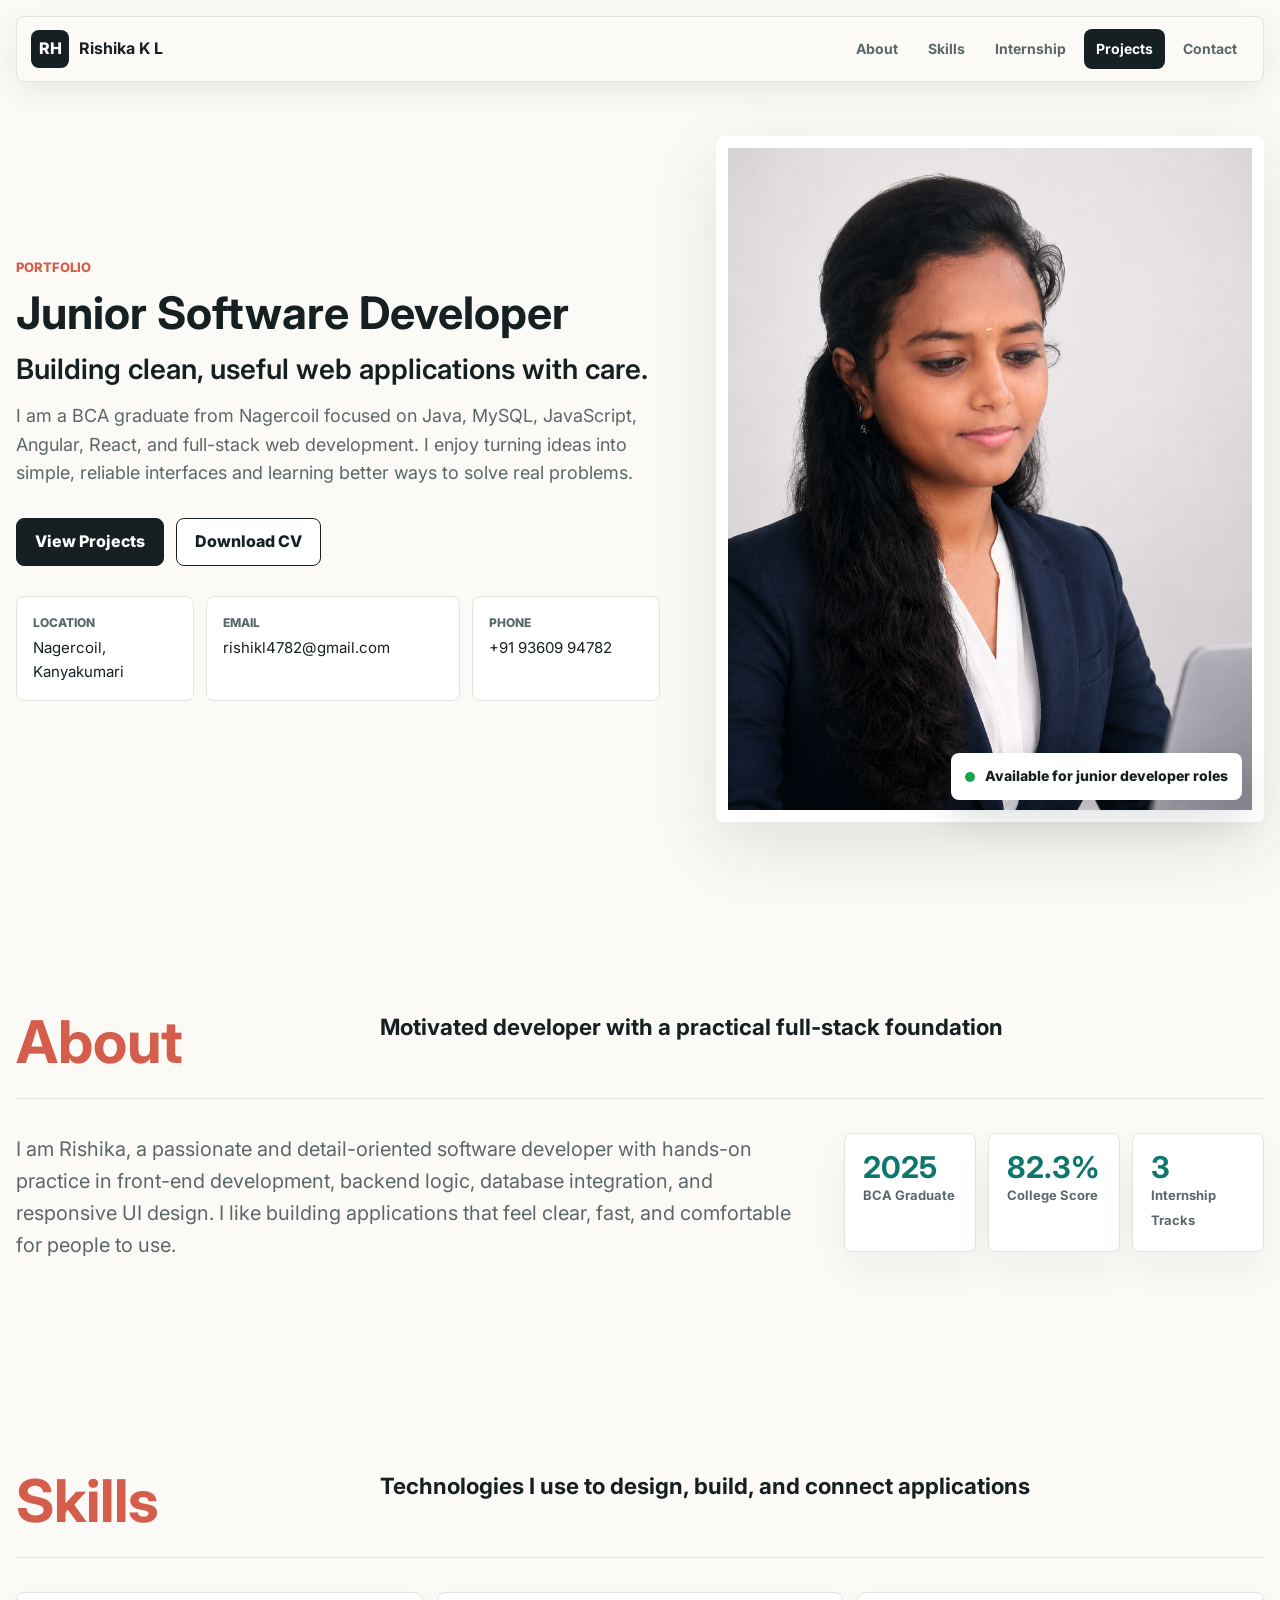
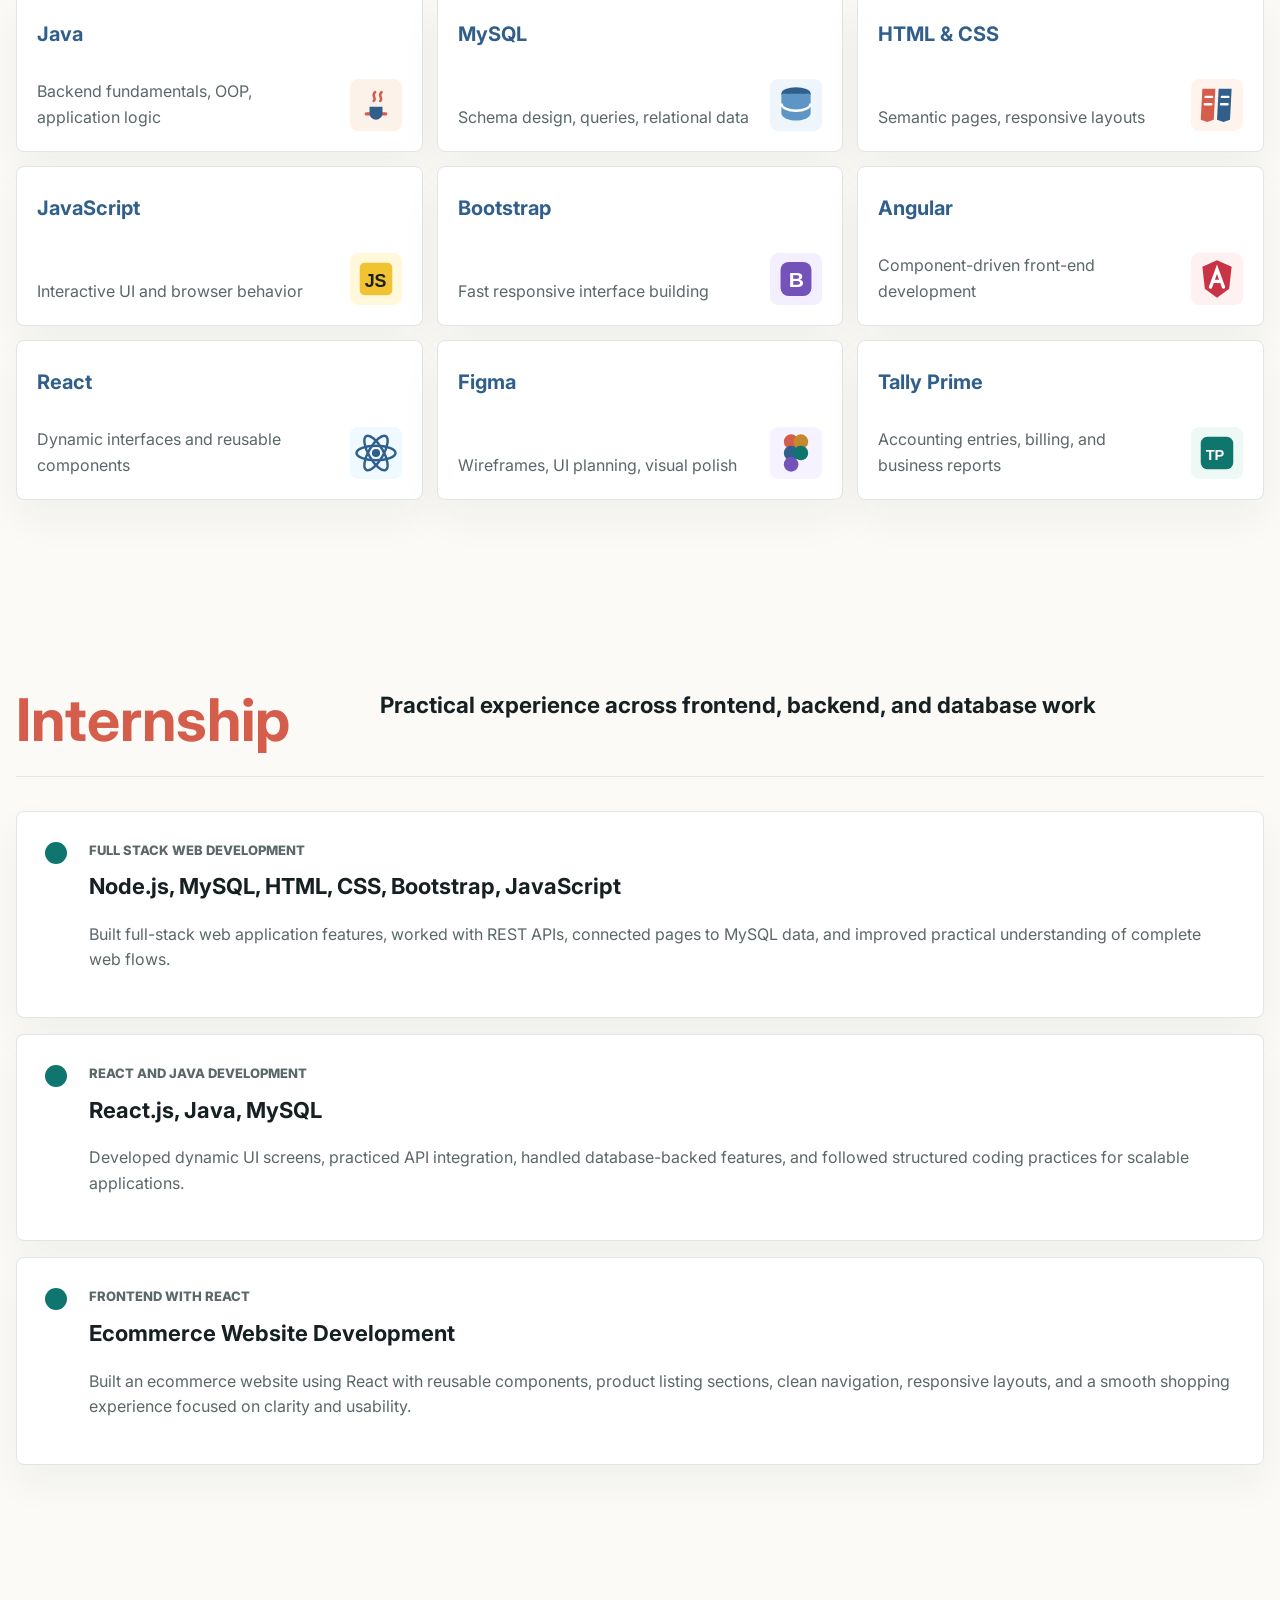
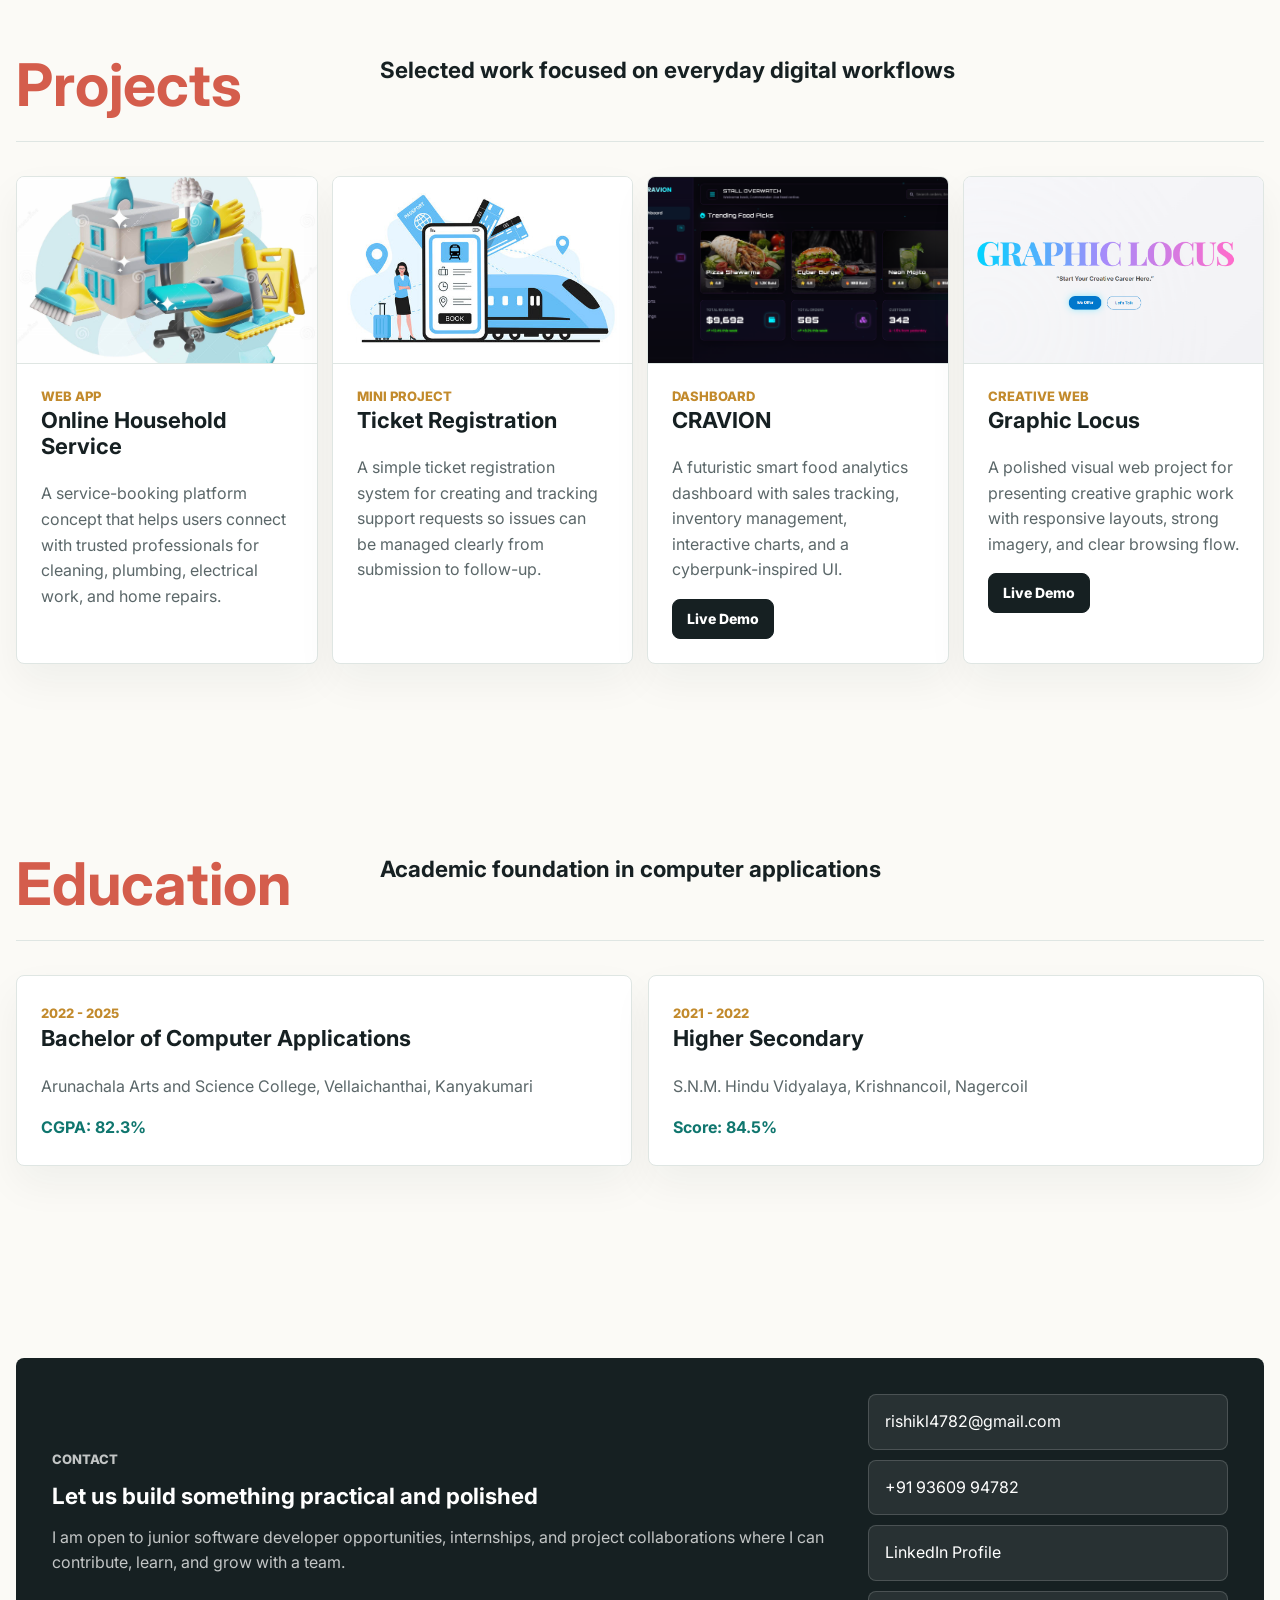
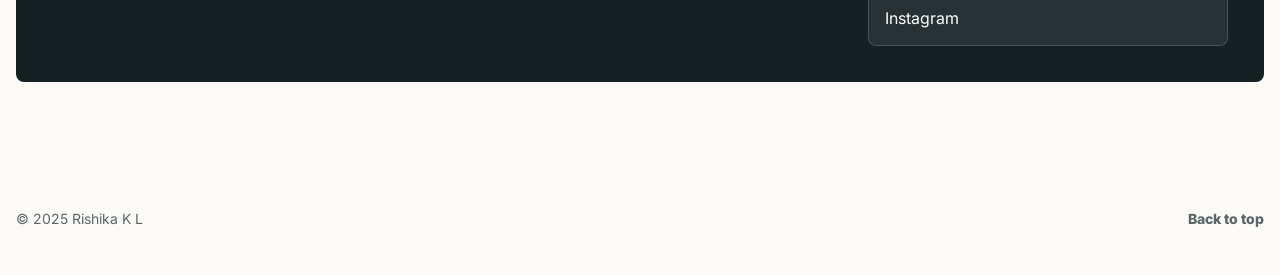
<file: index.html>
﻿<!DOCTYPE html>
<html lang="en">
<head>
  <meta charset="utf-8">
  <meta name="viewport" content="width=device-width, initial-scale=1">
  <meta name="description" content="Portfolio of Rishika K L, junior software developer building practical web applications with Java, MySQL, JavaScript, Angular, and React.">
  <title>Rishika K L | Software Developer</title>
  <link rel="preconnect" href="https://fonts.googleapis.com">
  <link rel="preconnect" href="https://fonts.gstatic.com" crossorigin>
  <link href="https://fonts.googleapis.com/css2?family=Inter:wght@400;500;600;700;800&display=swap" rel="stylesheet">
  <link rel="stylesheet" href="./css/style.css">
</head>
<body>
  <header class="site-header">
    <a class="brand" href="#home" aria-label="Rishika K L home">
      <span>RH</span>
      <strong>Rishika K L</strong>
    </a>
    <button class="nav-toggle" type="button" aria-label="Open navigation" aria-expanded="false">
      <span></span>
      <span></span>
      <span></span>
    </button>
    <nav class="site-nav" aria-label="Primary navigation">
      <a href="#about">About</a>
      <a href="#skills">Skills</a>
      <a href="#experience">Internship</a>
      <a href="#projects">Projects</a>
      <a href="#contact">Contact</a>
    </nav>
  </header>

  <main>
    <section class="hero section" id="home">
      <div class="hero-content">
        <p class="eyebrow">Portfolio</p>
        <h1>Junior Software Developer</h1>
        <p class="hero-tagline">Building clean, useful web applications with care.</p>
        <p class="hero-copy">
          I am a BCA graduate from Nagercoil focused on Java, MySQL, JavaScript, Angular,
          React, and full-stack web development. I enjoy turning ideas into simple,
          reliable interfaces and learning better ways to solve real problems.
        </p>
        <div class="hero-actions">
          <a class="btn primary" href="#projects">View Projects</a>
          <a class="btn secondary" href="RishiCV.pdf" download>Download CV</a>
        </div>
        <ul class="quick-facts" aria-label="Quick profile details">
          <li><span>Location</span>Nagercoil, Kanyakumari</li>
          <li><span>Email</span><a href="mailto:rishikl4782@gmail.com">rishikl4782@gmail.com</a></li>
          <li><span>Phone</span><a href="tel:+919360994782">+91 93609 94782</a></li>
        </ul>
      </div>
      <div class="hero-visual" aria-label="Portrait of Rishika K L">
        <img src="img/Rishika_pht.png" alt="Rishika K L">
        <div class="availability">
          <span></span>
          Available for junior developer roles
        </div>
      </div>
    </section>

    <section class="section about" id="about">
      <div class="section-heading">
        <p class="section-title">About</p>
        <h2>Motivated developer with a practical full-stack foundation</h2>
      </div>
      <div class="about-grid">
        <p>
          I am Rishika, a passionate and detail-oriented software developer with hands-on
          practice in front-end development, backend logic, database integration, and
          responsive UI design. I like building applications that feel clear, fast, and
          comfortable for people to use.
        </p>
        <div class="stats">
          <div><strong>2025</strong><span>BCA Graduate</span></div>
          <div><strong>82.3%</strong><span>College Score</span></div>
          <div><strong>3</strong><span>Internship Tracks</span></div>
        </div>
      </div>
    </section>

    <section class="section skills" id="skills">
      <div class="section-heading">
        <p class="section-title">Skills</p>
        <h2>Technologies I use to design, build, and connect applications</h2>
      </div>
      <div class="skill-grid">
        <article><strong>Java</strong><span>Backend fundamentals, OOP, application logic</span><img src="img/skill-java.svg" alt="Java icon"></article>
        <article><strong>MySQL</strong><span>Schema design, queries, relational data</span><img src="img/skill-mysql.svg" alt="MySQL icon"></article>
        <article><strong>HTML & CSS</strong><span>Semantic pages, responsive layouts</span><img src="img/skill-html-css.svg" alt="HTML and CSS icon"></article>
        <article><strong>JavaScript</strong><span>Interactive UI and browser behavior</span><img src="img/skill-js.svg" alt="JavaScript icon"></article>
        <article><strong>Bootstrap</strong><span>Fast responsive interface building</span><img src="img/skill-bootstrap.svg" alt="Bootstrap icon"></article>
        <article><strong>Angular</strong><span>Component-driven front-end development</span><img src="img/skill-angular.svg" alt="Angular icon"></article>
        <article><strong>React</strong><span>Dynamic interfaces and reusable components</span><img src="img/skill-react.svg" alt="React icon"></article>
        <article><strong>Figma</strong><span>Wireframes, UI planning, visual polish</span><img src="img/skill-figma.svg" alt="Figma icon"></article>
        <article><strong>Tally Prime</strong><span>Accounting entries, billing, and business reports</span><img src="img/skill-tally.svg" alt="Tally Prime icon"></article>
      </div>
    </section>

    <section class="section experience" id="experience">
      <div class="section-heading">
        <p class="section-title">Internship</p>
        <h2>Practical experience across frontend, backend, and database work</h2>
      </div>
      <div class="timeline">
        <article>
          <div class="timeline-marker"></div>
          <p class="meta">Full Stack Web Development</p>
          <h3>Node.js, MySQL, HTML, CSS, Bootstrap, JavaScript</h3>
          <p>
            Built full-stack web application features, worked with REST APIs, connected
            pages to MySQL data, and improved practical understanding of complete web flows.
          </p>
        </article>
        <article>
          <div class="timeline-marker"></div>
          <p class="meta">React and Java Development</p>
          <h3>React.js, Java, MySQL</h3>
          <p>
            Developed dynamic UI screens, practiced API integration, handled database-backed
            features, and followed structured coding practices for scalable applications.
          </p>
        </article>
        <article>
          <div class="timeline-marker"></div>
          <p class="meta">Frontend with React</p>
          <h3>Ecommerce Website Development</h3>
          <p>
            Built an ecommerce website using React with reusable components, product
            listing sections, clean navigation, responsive layouts, and a smooth shopping
            experience focused on clarity and usability.
          </p>
        </article>
      </div>
    </section>

    <section class="section projects" id="projects">
      <div class="section-heading">
        <p class="section-title">Projects</p>
        <h2>Selected work focused on everyday digital workflows</h2>
      </div>
      <div class="project-grid">
        <article class="project-card">
          <img src="img/house.jpg" alt="Household service project preview">
          <span>Web App</span>
          <h3>Online Household Service</h3>
          <p>
            A service-booking platform concept that helps users connect with trusted
            professionals for cleaning, plumbing, electrical work, and home repairs.
          </p>
          <!-- <ul>
            <li>Service discovery and booking flow</li>
            <li>User-friendly responsive layout</li>
            <li>Designed for fast local service access</li>
          </ul> -->
        </article>
        <article class="project-card">
          <img src="img/train.jpg" alt="Ticket registration project preview">
          <span>Mini Project</span>
          <h3>Ticket Registration</h3>
          <p>
            A simple ticket registration system for creating and tracking support requests
            so issues can be managed clearly from submission to follow-up.
          </p>
          <!-- <ul>
            <li>Clean registration form experience</li>
            <li>Ticket detail tracking</li>
            <li>Organized issue management flow</li>
          </ul> -->
        </article>
        <article class="project-card">
          <img src="img/cravion-dashboard.png" alt="CRAVION smart food analytics dashboard preview">
          <span>Dashboard</span>
          <h3>CRAVION</h3>
          <p>
            A futuristic smart food analytics dashboard with sales tracking, inventory
            management, interactive charts, and a cyberpunk-inspired UI.
          </p>
          <!-- <ul>
            <li>Smart food analytics dashboard</li>
            <li>Charts built for sales and inventory insight</li>
            <li>HTML, CSS, JavaScript, Bootstrap, Chart.js</li>
          </ul> -->
          <div class="project-actions" aria-label="CRAVION project links">
            <a href="https://cravion-food-analytics.vercel.app/" target="_blank" rel="noreferrer">Live Demo</a>
            <!-- <a class="disabled" href="#" aria-disabled="true">GitHub</a> -->
          </div>
        </article>
        <article class="project-card">
          <img src="img/graphic-locus.png" alt="Graphic Locus web project preview">
          <span>Creative Web</span>
          <h3>Graphic Locus</h3>
          <p>
            A polished visual web project for presenting creative graphic work with
            responsive layouts, strong imagery, and clear browsing flow.
          </p>
          <!-- <ul>
            <li>Modern creative presentation</li>
            <li>Responsive page structure</li>
            <li>Live deployed web experience</li>
          </ul> -->
          <div class="project-actions" aria-label="Graphic Locus project links">
            <a href="https://graphic-locus.vercel.app/" target="_blank" rel="noreferrer">Live Demo</a>
          </div>
        </article>
      </div>
    </section>

    <section class="section education" id="education">
      <div class="section-heading">
        <p class="section-title">Education</p>
        <h2>Academic foundation in computer applications</h2>
      </div>
      <div class="education-list">
        <article>
          <span>2022 - 2025</span>
          <h3>Bachelor of Computer Applications</h3>
          <p>Arunachala Arts and Science College, Vellaichanthai, Kanyakumari</p>
          <strong>CGPA: 82.3%</strong>
        </article>
        <article>
          <span>2021 - 2022</span>
          <h3>Higher Secondary</h3>
          <p>S.N.M. Hindu Vidyalaya, Krishnancoil, Nagercoil</p>
          <strong>Score: 84.5%</strong>
        </article>
      </div>
    </section>

    <section class="section contact" id="contact">
      <div class="contact-panel">
        <div>
          <p class="eyebrow">Contact</p>
          <h2>Let us build something practical and polished</h2>
          <p>
            I am open to junior software developer opportunities, internships, and project
            collaborations where I can contribute, learn, and grow with a team.
          </p>
        </div>
        <div class="contact-links">
          <a href="mailto:rishikl4782@gmail.com">rishikl4782@gmail.com</a>
          <a href="tel:+919360994782">+91 93609 94782</a>
          <a href="https://www.linkedin.com/in/rishika-kl-" target="_blank" rel="noreferrer">LinkedIn Profile</a>
          <a href="https://www.instagram.com/ri_shi_ka._.19" target="_blank" rel="noreferrer">Instagram</a>
        </div>
      </div>
    </section>
  </main>

  <footer class="site-footer">
    <p>&copy; 2025 Rishika K L</p>
    <a href="#home">Back to top</a>
  </footer>

  <script src="./js/main.js"></script>
</body>
</html>
</file>
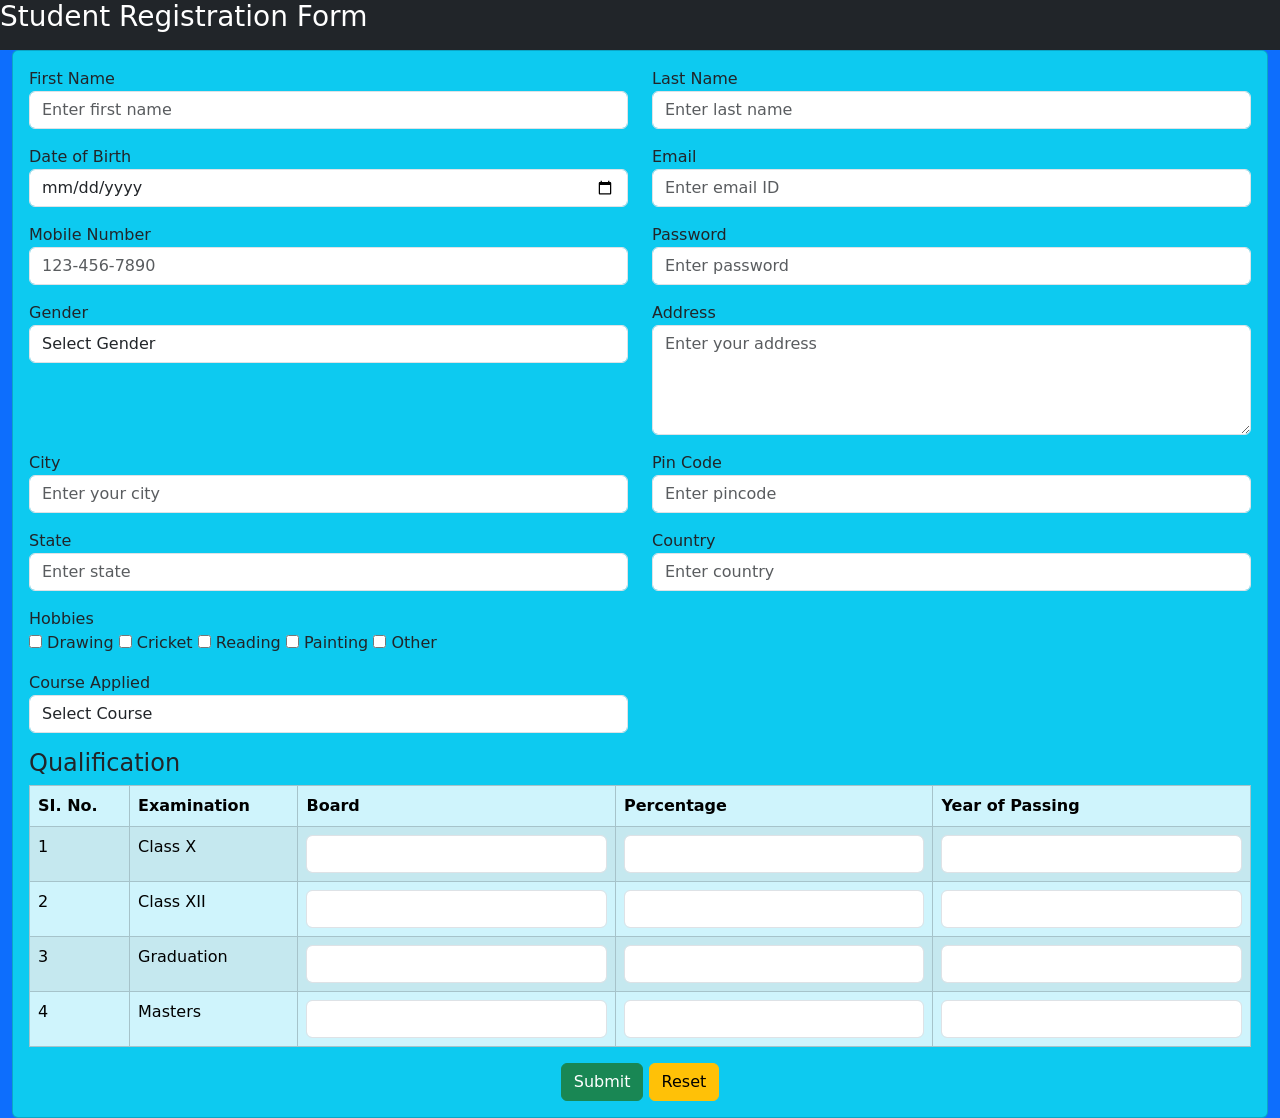
<file: prj/StudentRegForm.html>
<!DOCTYPE html>
<html lang="en">
<head>
    <meta charset="UTF-8">
    <meta name="viewport" content="width=device-width, initial-scale=1.0">
    <title>Student Registration Form</title>
     <!--Online Mode for CSS-->
    <link href="https://cdn.jsdelivr.net/npm/bootstrap@5.3.3/dist/css/bootstrap.min.css" rel="stylesheet" integrity="sha384-QWTKZyjpPEjISv5WaRU9OFeRpok6YctnYmDr5pNlyT2bRjXh0JMhjY6hW+ALEwIH" crossorigin="anonymous">


    <!--Offline Mode for CSS-->
    <!-- <link rel="stylesheet" href="css/bootstrap.min.css"> -->

</head>
<body>

    <!--Online Mode for JS-->
    <script src="https://cdn.jsdelivr.net/npm/bootstrap@5.3.3/dist/js/bootstrap.bundle.min.js" integrity="sha384-YvpcrYf0tY3lHB60NNkmXc5s9fDVZLESaAA55NDzOxhy9GkcIdslK1eN7N6jIeHz" crossorigin="anonymous"></script>

    <!--Offline Mode for JS-->
   <!--<script src="js/bootstrap.min.js"></script>-->

    <header class="col">
        <div class="row bg-dark text-white">
            <div class="col mb-2">
                <h3 class="text-capitalize">Student Registration Form</h3>
            </div>
        </div>
    </header>

    <div class="container-fluid bg-primary">
        <div class="card bg-info">
            <div class="card-body">
                <form>
                    <div class="row mb-3">
                        <div class="col-md-6">
                            <label for="firstname">First Name</label>
                            <input type="text" class="form-control" id="firstname" placeholder="Enter first name">
                        </div>
                        <div class="col-md-6">
                            <label for="lastname">Last Name</label>
                            <input type="text" class="form-control" id="lastname" placeholder="Enter last name">
                        </div>
                    </div>

                    <div class="row mb-3">
                        <div class="col-md-6">
                            <label for="dob">Date of Birth</label>
                            <input type="date" class="form-control" id="dob" min="1990-01-01" max="2024-01-01">
                        </div>
                        <div class="col-md-6">
                            <label for="mail">Email</label>
                            <input type="email" class="form-control" id="mail" placeholder="Enter email ID">
                        </div>
                    </div>

                    <div class="row mb-3">
                        <div class="col-md-6">
                            <label for="mob">Mobile Number</label>
                            <input type="tel" class="form-control" id="mob" placeholder="123-456-7890">
                        </div>
                        <div class="col-md-6">
                            <label for="encryptBut">Password</label>
                            <input type="password" class="form-control" id="encryptBut" placeholder="Enter password">
                        </div>
                    </div>

                    <div class="row mb-3">
                        <div class="col-md-6">
                            <label for="gender">Gender</label>
                            <select id="gender" class="form-control">
                                <option value="">Select Gender</option>
                                <option value="Male">Male</option>
                                <option value="Female">Female</option>
                            </select>
                        </div>
                        <div class="col-md-6">
                            <label for="address">Address</label>
                            <textarea id="address" class="form-control" rows="4" placeholder="Enter your address"></textarea>
                        </div>
                    </div>

                    <div class="row mb-3">
                        <div class="col-md-6">
                            <label for="cityname">City</label>
                            <input type="text" class="form-control" id="cityname" placeholder="Enter your city">
                        </div>
                        <div class="col-md-6">
                            <label for="pincode">Pin Code</label>
                            <input type="text" class="form-control" id="pincode" placeholder="Enter pincode">
                        </div>
                    </div>

                    <div class="row mb-3">
                        <div class="col-md-6">
                            <label for="state">State</label>
                            <input type="text" class="form-control" id="sta" placeholder="Enter state">
                        </div>
                        <div class="col-md-6">
                            <label for="ctry">Country</label>
                            <input type="text" class="form-control" id="ctry" placeholder="Enter country">
                        </div>
                    </div>

                    <div class="row mb-3">
                        <div class="col-md-6">
                            <label>Hobbies</label>
                            <div>
                                <input type="checkbox" id="hob1" name="hobbies" value="Drawing"> Drawing
                                <input type="checkbox" id="hob2" name="hobbies" value="Cricket"> Cricket
                                <input type="checkbox" id="hob3" name="hobbies" value="Reading"> Reading
                                <input type="checkbox" id="hob4" name="hobbies" value="Painting"> Painting
                                <input type="checkbox" id="hob5" name="hobbies" value="Other"> Other
                            </div>
                        </div>
                    </div>

                    <div class="row mb-3">
                        <div class="col-md-6">
                            <label for="course">Course Applied</label>
                            <select id="course" class="form-control">
                                <option value="">Select Course</option>
                                <option value="BCA">BCA</option>
                                <option value="ND">ND</option>
                                <option value="CS">CS</option>
                                <option value="FT">FT</option>
                                <option value="BCom">BCom</option>
                            </select>
                        </div>
                    </div>

                    <h4>Qualification</h4>
                    <table class="table table-bordered table-striped table-hover table-info">
                        <thead>
                            <tr>
                                <th>SI. No.</th>
                                <th>Examination</th>
                                <th>Board</th>
                                <th>Percentage</th>
                                <th>Year of Passing</th>
                            </tr>
                        </thead>
                        <tbody>
                            <tr>
                                <td>1</td>
                                <td>Class X</td>
                                <td><input type="text" class="form-control" id="cls10"></td>
                                <td><input type="text" class="form-control" id="clss10"></td>
                                <td><input type="text" class="form-control" id="clsss10"></td>
                            </tr>
                            <tr>
                                <td>2</td>
                                <td>Class XII</td>
                                <td><input type="text" class="form-control" id="cls12"></td>
                                <td><input type="text" class="form-control" id="clss12"></td>
                                <td><input type="text" class="form-control" id="clsss12"></td>
                            </tr>
                            <tr>
                                <td>3</td>
                                <td>Graduation</td>
                                <td><input type="text" class="form-control" id="gradu1"></td>
                                <td><input type="text" class="form-control" id="gradu2"></td>
                                <td><input type="text" class="form-control" id="gradu3"></td>
                            </tr>
                            <tr>
                                <td>4</td>
                                <td>Masters</td>
                                <td><input type="text" class="form-control" id="mas1"></td>
                                <td><input type="text" class="form-control" id="mas2"></td>
                                <td><input type="text" class="form-control" id="mas3"></td>
                            </tr>
                        </tbody>
                    </table>

                    <div class="text-center">
                        <button type="button" title=" submit" id="submitButton" onclick="Stu_det()" class="btn btn-success">Submit</button>
                        <button id="ResetButton" type="reset" class="btn btn-warning">Reset</button>
                    </div>
                </form>
            </div>
        </div>
    </div>
</body>
</html>
</file>
<file: css/style.css>
:root {
  color-scheme: light;
  --ink: #162022;
  --muted: #5b6769;
  --line: #dfe6e3;
  --paper: #fbfaf6;
  --white: #ffffff;
  --teal: #0f766e;
  --coral: #d45d4c;
  --gold: #c28a2c;
  --blue: #315f8c;
  --shadow: 0 24px 70px rgba(26, 39, 42, 0.12);
}

* {
  box-sizing: border-box;
}

html {
  scroll-behavior: smooth;
}

body {
  margin: 0;
  background: var(--paper);
  color: var(--ink);
  font-family: Inter, system-ui, -apple-system, BlinkMacSystemFont, "Segoe UI", sans-serif;
  line-height: 1.6;
}

a {
  color: inherit;
  text-decoration: none;
}

img {
  display: block;
  max-width: 100%;
}

.site-header {
  position: sticky;
  top: 0;
  z-index: 50;
  display: flex;
  align-items: center;
  justify-content: space-between;
  gap: 24px;
  width: min(1320px, calc(100% - 32px));
  margin: 16px auto 0;
  padding: 12px 14px;
  background: rgba(251, 250, 246, 0.86);
  border: 1px solid rgba(22, 32, 34, 0.1);
  border-radius: 8px;
  box-shadow: 0 10px 30px rgba(26, 39, 42, 0.08);
  backdrop-filter: blur(16px);
}

.brand {
  display: inline-flex;
  align-items: center;
  gap: 10px;
  font-weight: 800;
}

.brand span {
  display: grid;
  width: 38px;
  height: 38px;
  place-items: center;
  border-radius: 8px;
  background: var(--ink);
  color: var(--white);
}

.site-nav {
  display: flex;
  align-items: center;
  gap: 6px;
}

.site-nav a {
  padding: 9px 12px;
  border-radius: 8px;
  color: var(--muted);
  font-size: 14px;
  font-weight: 700;
}

.site-nav a:hover,
.site-nav a.active {
  background: var(--ink);
  color: var(--white);
}

.nav-toggle {
  display: none;
  width: 42px;
  height: 42px;
  padding: 0;
  border: 1px solid var(--line);
  border-radius: 8px;
  background: var(--white);
}

.nav-toggle span {
  display: block;
  width: 18px;
  height: 2px;
  margin: 4px auto;
  background: var(--ink);
}

.section {
  width: min(1320px, calc(100% - 32px));
  margin: 0 auto;
  padding: 96px 0;
}

.hero {
  display: grid;
  grid-template-columns: minmax(0, 1.08fr) minmax(340px, 0.92fr);
  gap: 56px;
  align-items: center;
  min-height: calc(100vh - 84px);
  padding-top: 54px;
}

.eyebrow {
  margin: 0 0 14px;
  color: var(--coral);
  font-size: 13px;
  font-weight: 800;
  letter-spacing: 0;
  text-transform: uppercase;
}

h1,
h2,
h3,
p {
  margin-top: 0;
}

h1 {
  max-width: 850px;
  margin-bottom: 18px;
  font-size: clamp(30px, 3.5vw, 112px);
  line-height: 0.98;
  letter-spacing: 0;
}

h2 {
  max-width: 100%;
  margin-bottom: 0;
  font-size: clamp(20px, 1.75vw, 40px);
  line-height: 1.12;
  letter-spacing: 0;
}

h3 {
  font-size: 22px;
  line-height: 1.2;
}

.hero-copy {
  max-width: 680px;
  color: var(--muted);
  font-size: 18px;
}

.hero-tagline {
  max-width: 720px;
  margin-bottom: 18px;
  color: var(--ink);
  font-size: clamp(28px, 2vw, 42px);
  font-weight: 600;
  line-height: 1.08;
}

.hero-actions {
  display: flex;
  flex-wrap: wrap;
  gap: 12px;
  margin: 30px 0;
}

.btn {
  display: inline-flex;
  align-items: center;
  justify-content: center;
  min-height: 48px;
  padding: 0 18px;
  border: 1px solid var(--ink);
  border-radius: 8px;
  font-weight: 800;
}

.btn.primary {
  background: var(--ink);
  color: var(--white);
}

.btn.secondary {
  background: var(--white);
}

.quick-facts {
  display: grid;
  grid-template-columns: 0.95fr 1.35fr 1fr;
  gap: 12px;
  padding: 0;
  margin: 0;
  list-style: none;
}

.quick-facts li {
  min-width: 0;
  padding: 16px;
  border: 1px solid var(--line);
  border-radius: 8px;
  background: var(--white);
  font-size: 15px;
  overflow-wrap: anywhere;
}

.quick-facts span {
  display: block;
  margin-bottom: 4px;
  color: var(--muted);
  font-size: 12px;
  font-weight: 800;
  text-transform: uppercase;
}

.hero-visual {
  position: relative;
}

.hero-visual img {
  width: 100%;
  aspect-ratio: 4 / 5;
  object-fit: cover;
  border: 12px solid var(--white);
  border-radius: 8px;
  box-shadow: var(--shadow);
}

.availability {
  position: absolute;
  right: 22px;
  bottom: 22px;
  display: inline-flex;
  align-items: center;
  gap: 10px;
  max-width: calc(100% - 44px);
  padding: 12px 14px;
  border-radius: 8px;
  background: var(--white);
  box-shadow: 0 16px 36px rgba(26, 39, 42, 0.16);
  font-size: 14px;
  font-weight: 800;
}

.availability span {
  width: 10px;
  height: 10px;
  border-radius: 999px;
  background: #16a34a;
}

.section-heading {
  display: grid;
  grid-template-columns: 330px minmax(0, 1fr);
  gap: 34px;
  align-items: start;
  margin-bottom: 34px;
  padding-bottom: 28px;
  border-bottom: 1px solid var(--line);
}

.section-title {
  margin: 0;
  color: var(--coral);
  font-size: clamp(36px, 4.6vw, 60px);
  font-weight: 700;
  line-height: 0.95;
}

.about-grid {
  display: grid;
  grid-template-columns: minmax(0, 1fr) 420px;
  gap: 40px;
  align-items: start;
}

.about-grid > p {
  color: var(--muted);
  font-size: 20px;
}

.stats {
  display: grid;
  grid-template-columns: repeat(3, 1fr);
  gap: 12px;
}

.stats div,
.skill-grid article,
.project-card,
.education-list article,
.timeline article {
  border: 1px solid var(--line);
  border-radius: 8px;
  background: var(--white);
  box-shadow: 0 18px 40px rgba(26, 39, 42, 0.05);
}

.stats div {
  padding: 18px;
}

.stats strong {
  display: block;
  color: var(--teal);
  font-size: 30px;
  line-height: 1;
}

.stats span {
  color: var(--muted);
  font-size: 13px;
  font-weight: 700;
}

.skill-grid,
.project-grid {
  display: grid;
  grid-template-columns: repeat(3, minmax(0, 1fr));
  gap: 14px;
}

.skill-grid article {
  display: grid;
  grid-template-columns: minmax(0, 1fr) 58px;
  gap: 14px;
  align-items: end;
  min-height: 160px;
  padding: 20px;
}

.skill-grid strong {
  display: block;
  grid-column: 1 / -1;
  margin-bottom: 10px;
  color: var(--blue);
  font-size: 20px;
}

.skill-grid img {
  width: 52px;
  height: 52px;
  align-self: end;
  justify-self: end;
}

.skill-grid span,
.project-card p,
.timeline p,
.education-list p,
.contact-panel p {
  color: var(--muted);
}

.skill-grid span {
  align-self: end;
}

.timeline {
  display: grid;
  gap: 16px;
}

.timeline article {
  position: relative;
  padding: 28px 28px 28px 72px;
}

.timeline-marker {
  position: absolute;
  top: 30px;
  left: 28px;
  width: 22px;
  height: 22px;
  border: 6px solid rgba(15, 118, 110, 0.18);
  border-radius: 999px;
  background: var(--teal);
}

.meta,
.project-card span,
.education-list span {
  color: var(--gold);
  font-size: 13px;
  font-weight: 800;
  letter-spacing: 0;
  text-transform: uppercase;
}

.project-grid {
  grid-template-columns: repeat(auto-fit, minmax(260px, 1fr));
}

.project-card {
  overflow: hidden;
  padding: 0;
}

.project-card > img {
  width: 100%;
  aspect-ratio: 16 / 10;
  object-fit: cover;
  border-bottom: 1px solid var(--line);
}

.project-card span,
.project-card h3,
.project-card p,
.project-card ul,
.project-actions {
  margin-right: 24px;
  margin-left: 24px;
}

.project-card span {
  display: block;
  margin-top: 22px;
}

.project-card ul {
  padding-left: 42px;
  margin-top: 18px;
  margin-bottom: 24px;
  color: var(--muted);
}

.project-actions {
  display: flex;
  flex-wrap: wrap;
  gap: 10px;
  margin-top: auto;
  margin-bottom: 24px;
}

.project-actions a {
  display: inline-flex;
  align-items: center;
  justify-content: center;
  min-height: 40px;
  padding: 0 14px;
  border: 1px solid var(--ink);
  border-radius: 8px;
  background: var(--ink);
  color: var(--white);
  font-size: 14px;
  font-weight: 800;
}

.project-actions a.disabled {
  border-color: var(--line);
  background: var(--white);
  color: var(--muted);
  cursor: not-allowed;
  pointer-events: none;
}

.education-list {
  display: grid;
  grid-template-columns: repeat(2, minmax(0, 1fr));
  gap: 16px;
}

.education-list article {
  padding: 24px;
}

.education-list strong {
  color: var(--teal);
}

.contact-panel {
  display: grid;
  grid-template-columns: minmax(0, 1fr) 360px;
  gap: 36px;
  align-items: center;
  padding: 36px;
  border-radius: 8px;
  background: var(--ink);
  color: var(--white);
}

.contact-panel p {
  color: rgba(255, 255, 255, 0.74);
}

.contact-panel h2 {
  margin-bottom: 16px;
}

.contact-links {
  display: grid;
  gap: 10px;
}

.contact-links a {
  padding: 14px 16px;
  border: 1px solid rgba(255, 255, 255, 0.16);
  border-radius: 8px;
  background: rgba(255, 255, 255, 0.08);
  overflow-wrap: anywhere;
}

.site-footer {
  display: flex;
  justify-content: space-between;
  gap: 18px;
  width: min(1320px, calc(100% - 32px));
  margin: 0 auto;
  padding: 30px 0 44px;
  color: var(--muted);
  font-size: 14px;
}

.site-footer p {
  margin: 0;
}

.site-footer a {
  font-weight: 800;
}

@media (max-width: 980px) {
  .nav-toggle {
    display: block;
  }

  .site-nav {
    position: absolute;
    top: calc(100% + 8px);
    right: 0;
    left: 0;
    display: none;
    flex-direction: column;
    align-items: stretch;
    padding: 10px;
    border: 1px solid var(--line);
    border-radius: 8px;
    background: var(--white);
    box-shadow: var(--shadow);
  }

  .site-header.open .site-nav {
    display: flex;
  }

  .hero,
  .about-grid,
  .section-heading,
  .contact-panel {
    grid-template-columns: 1fr;
  }

  .quick-facts,
  .skill-grid,
  .project-grid,
  .education-list {
    grid-template-columns: repeat(2, minmax(0, 1fr));
  }

  .section-heading h2 {
    max-width: 760px;
  }
}

@media (max-width: 640px) {
  .section {
    padding: 58px 0;
  }

  .hero {
    gap: 34px;
    min-height: auto;
    padding-top: 46px;
  }

  h1 {
    font-size: 48px;
  }

  .hero-tagline {
    font-size: 26px;
  }

  .quick-facts,
  .stats,
  .skill-grid,
  .project-grid,
  .education-list {
    grid-template-columns: 1fr;
  }

  .timeline article {
    padding: 24px;
  }

  .timeline-marker {
    position: static;
    margin-bottom: 16px;
  }

  .contact-panel {
    padding: 24px;
  }

  .site-footer {
    flex-direction: column;
  }
}
</file>
